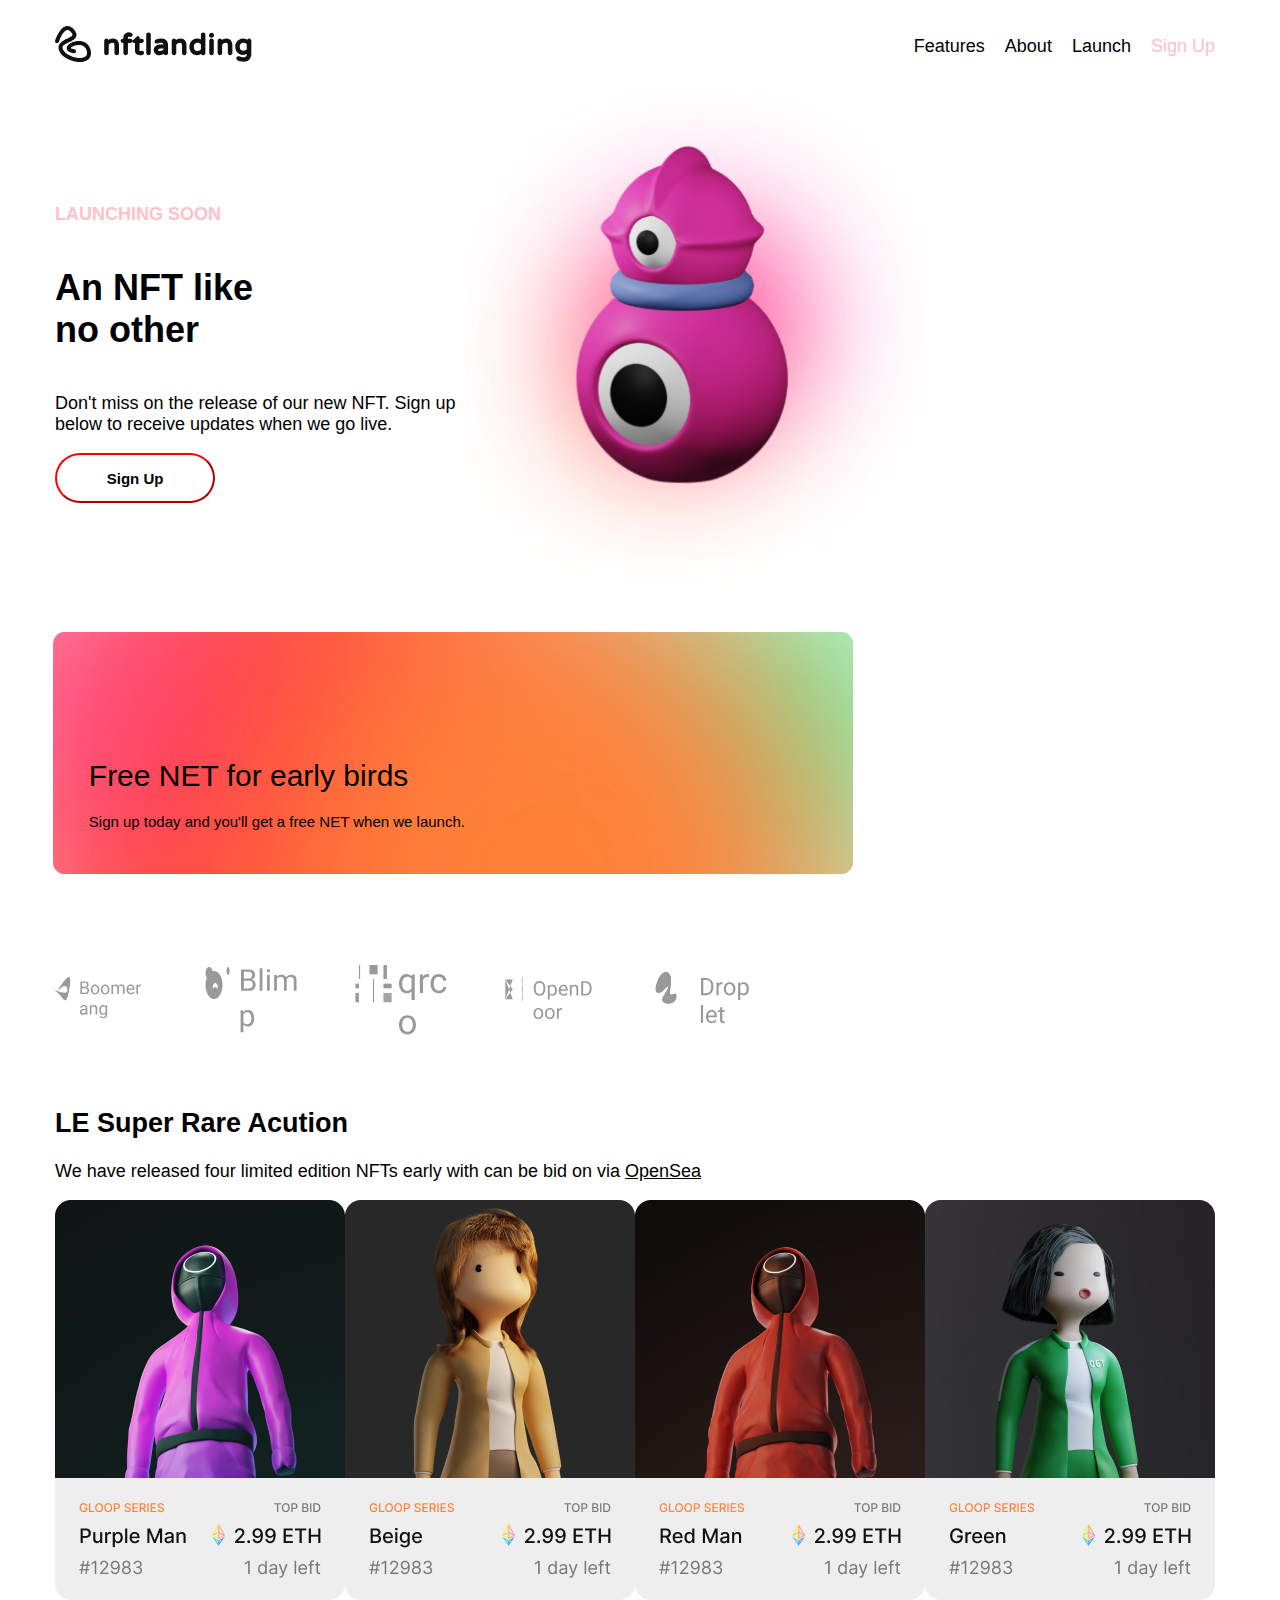
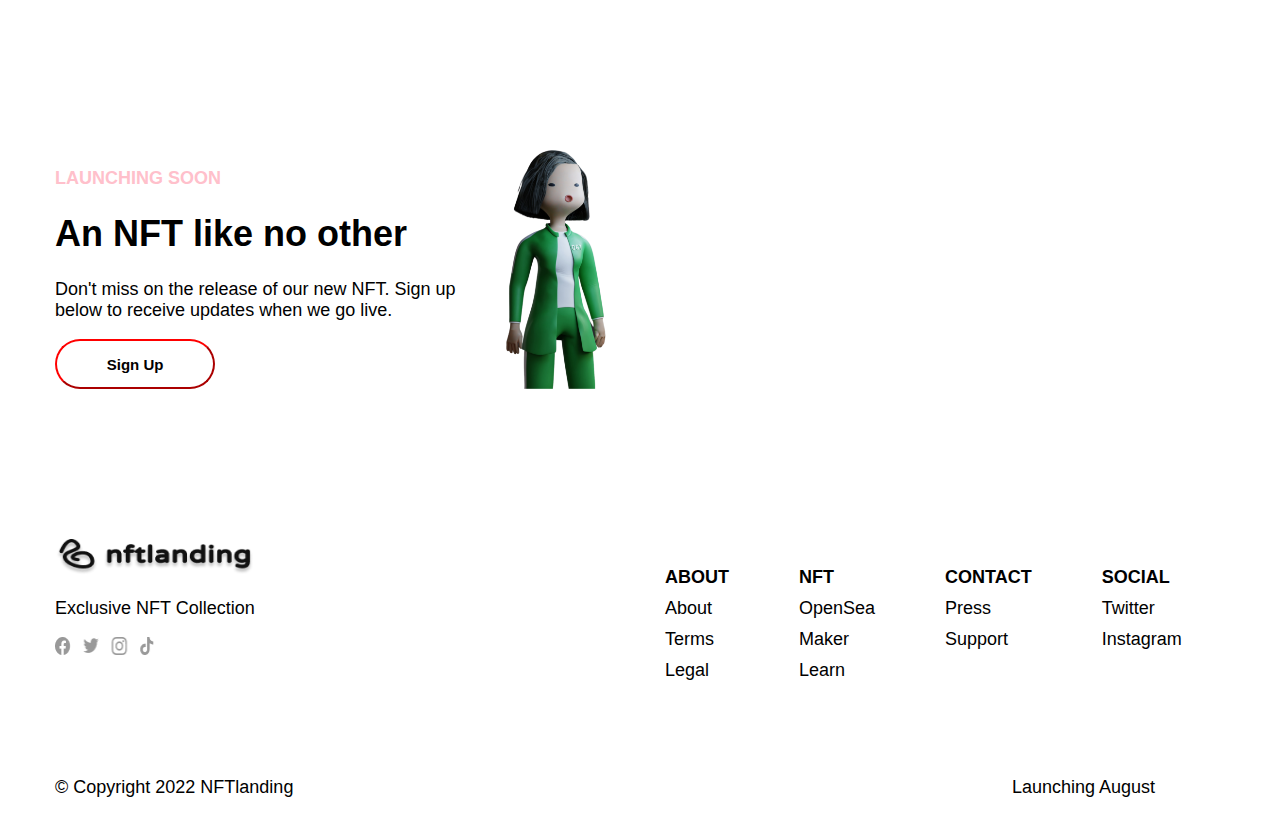
<file: index.html>
<!DOCTYPE html>
<html lang="en">
  <head>
    <meta charset="UTF-8" />
    <meta http-equiv="X-UA-Compatible" content="IE=edge" />
    <meta name="viewport" content="width=device-width, initial-scale=1.0" />
    <title>Document</title>
    <link rel="stylesheet" href="style.css" />
  </head>
  <body>
    <header>
        <div class="container">
            <div class="container-size">
                <div class="logo">
                    <img src="logo.svg" alt="nftlanding" />
                </div>
                <div class="navigation">
                    <ul>
                        <li><a href="#Features">Features</a></li>
                        <li><a href="#About">About</a></li>
                        <li><a href="#Launch">Launch</a></li>
                        <li class="pink"><a href="#Sign Up">Sign Up</a></li>
                    </ul>
                </div>
            </div>
        </div>
        <div class="container">
            <div class="hero">
                <div class="hero-side-info">
                    <p class="paragraf-pink">launching soon</p>
                        <h1>
                            An NFT like <br />
                            no other
                        </h1>
                    <p>
                        Don't miss on the release of our new NFT. Sign up <br />
                        below to receive updates when we go live.
                    </p>
                    <button>Sign Up</button>
                </div>
                <div class="hero-side-img">
                    <img class="graphic" src="graphic.svg" alt="graphic" />
                </div>
            </div>
        <div class="container">
                </div>
                <dic class="container">
                    <div class="back-ground">
                        <div class="background-img-fone">
                            <img class="background-img" src="background.svg" alt="" />
                        </div>
                        <div class="text-2">
                            <h1 class="h1-text">Free NET for early birds</h1>
                            <p>Sign up today and you'll get a free NET when we launch.</p>
                        </div>
                    </div>
                </dic>
        </div>
        <div class="container">
            <div class="press">
                <img src="1.svg" alt="" />
                <img src="2.svg" alt="" />
                <img src="3.svg" alt="" />
                <img src="4.svg" alt="" />
                <img src="5.svg" alt="" />
            </div>
        
      <div class="showcase">
            <div class="le-text">
                <h2>LE Super Rare Acution</h2>
                <p>
                    We have released four limited edition NFTs early with can be bid on
                    via <a href="x">OpenSea</a>
                </p>
            </div>
                <div class="picture-m-w">
                    <img src="1.png" alt="" />
                    <img src="2.png" alt="" />
                    <img src="3.png" alt="" />
                    <img src="4.png" alt="" />
                </div>
        </div>
      </div>
        <div class="container">
            <div class="hero-2">
                <div class="hero-2-side-info">
                    <p class="paragraf-pink">launching soon</p>
                        <h1>
                            An NFT like no other
                        </h1>
                    <p>
                        Don't miss on the release of our new NFT. Sign up <br />
                        below to receive updates when we go live.
                    </p>
                        
                    <button>Sign Up</button>
                </div>
                <div class="hero-2-side-img">
                    <img class="woman" src="design-82a0ada5-644e-4b87-ae41-88faf9684ea3 (2) 1.png"alt="lady"/>
                </div>
            </div>

        </div>
    </header>
    <div class="container">
    <footer>

        <div class="left">
            <img class="footer-logo" src="logo.png" alt="" />
            <p>Exclusive NFT Collection</p>
            <img class="social" src="social.png" alt="" />
        </div>
        <div class="right">
            <ul class="footer-links">
                <li><a class="first" href="#">ABOUT</a></li>
                <li><a href="#">About</a></li>
                <li><a href="#">Terms</a></li>
                <li><a href="#">Legal</a></li>
            </ul>
            <ul class="footer-links">
                <li><a class="first" href="#">NFT</a></li>
                <li><a href="#">OpenSea</a></li>
                <li><a href="#">Maker</a></li>
                <li><a href="#">Learn</a></li>
            </ul>
            <ul class="footer-links">
                <li><a class="first" href="#">CONTACT</a></li>
                <li><a href="#">Press</a></li>
                <li><a href="#">Support</a></li>
            </ul>
            <ul class="footer-links">
                <li><a class="first" href="#">SOCIAL</a></li>
                <li><a href="#">Twitter</a></li>
                <li><a href="#">Instagram</a></li>
            </ul>
        </div>
    </div>
    </footer>
</div>
    <div class="container">
        <bottom class="bottom">
        <p>© Copyright 2022 NFTlanding</p>
        <p>Launching August</p>
        </bottom>
    </div>
  </body>
</html>
</file>
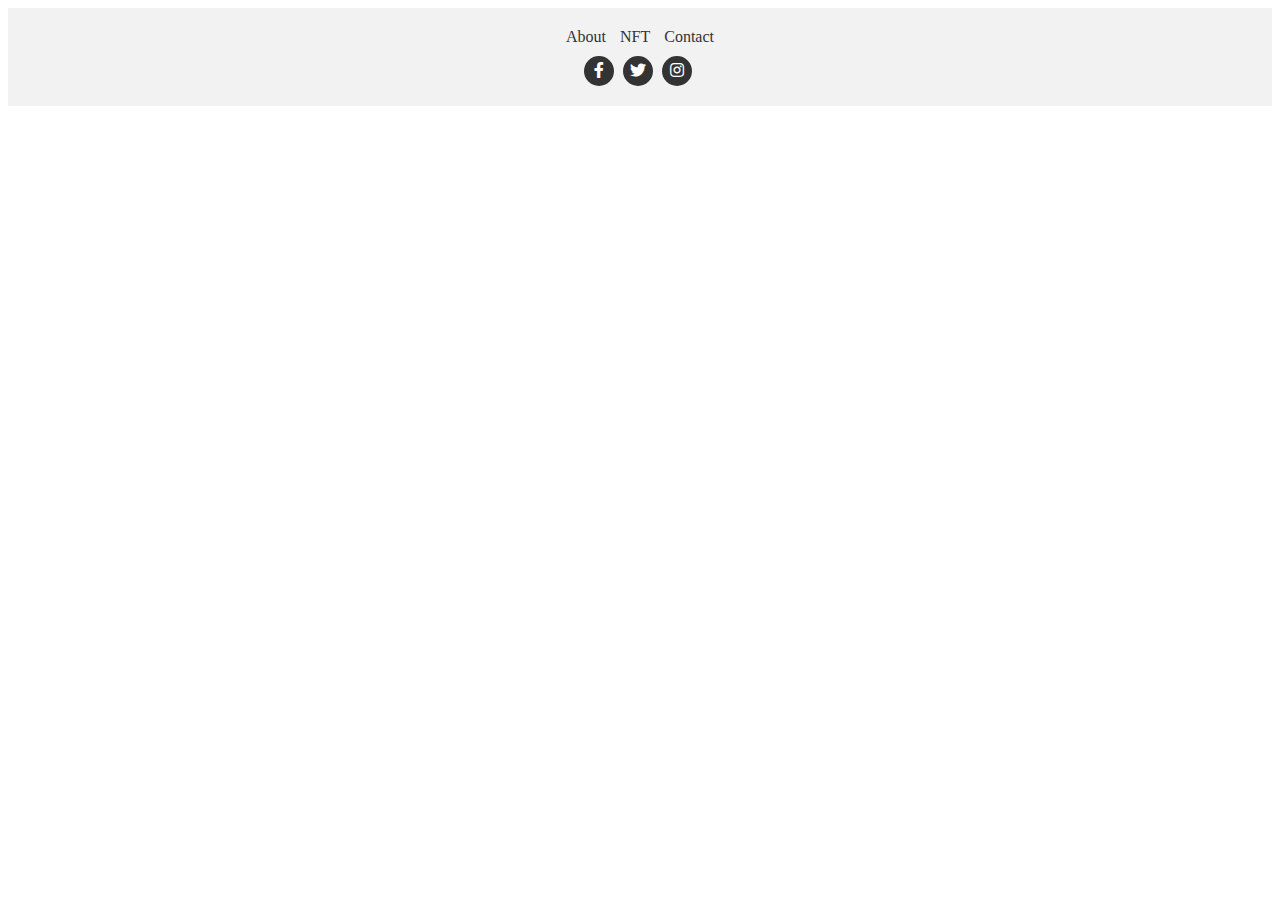
<file: copy.html>
<!DOCTYPE html>
<html>
<head>
  <link rel="stylesheet" href="https://cdnjs.cloudflare.com/ajax/libs/font-awesome/5.15.3/css/all.min.css">
  <style>
    .footer {
      background-color: #f2f2f2;
      padding: 20px;
      text-align: center;
    }
    
    .footer ul {
      list-style: none;
      margin: 0;
      padding: 0;
    }
    
    .footer ul li {
      display: inline-block;
      margin-right: 10px;
    }
    
    .footer ul li:last-child {
      margin-right: 0;
    }
    
    .footer ul li a {
      text-decoration: none;
      color: #333;
    }
    
    .footer ul li a:hover {
      color: #000;
    }
    
    .footer .social-icons {
      margin-top: 10px;
    }
    
    .footer .social-icons a {
      display: inline-block;
      width: 30px;
      height: 30px;
      line-height: 30px;
      text-align: center;
      border-radius: 50%;
      background-color: #333;
      color: #fff;
      margin-right: 5px;
      text-decoration: none;
    }
  </style>
</head>
<body>
  <div class="content">
    <!-- Čia yra jūsų tinklapio turinys -->
  </div>
  
  <footer class="footer">
    <ul class="footer-links">
      <li><a href="#">About</a></li>
      <li><a href="#">NFT</a></li>
      <li><a href="#">Contact</a></li>
    </ul>
    <div class="social-icons">
      <a href="#"><i class="fab fa-facebook-f"></i></a>
      <a href="#"><i class="fab fa-twitter"></i></a>
      <a href="#"><i class="fab fa-instagram"></i></a>
    </div>
  </footer>
</body>
</html>
</file>
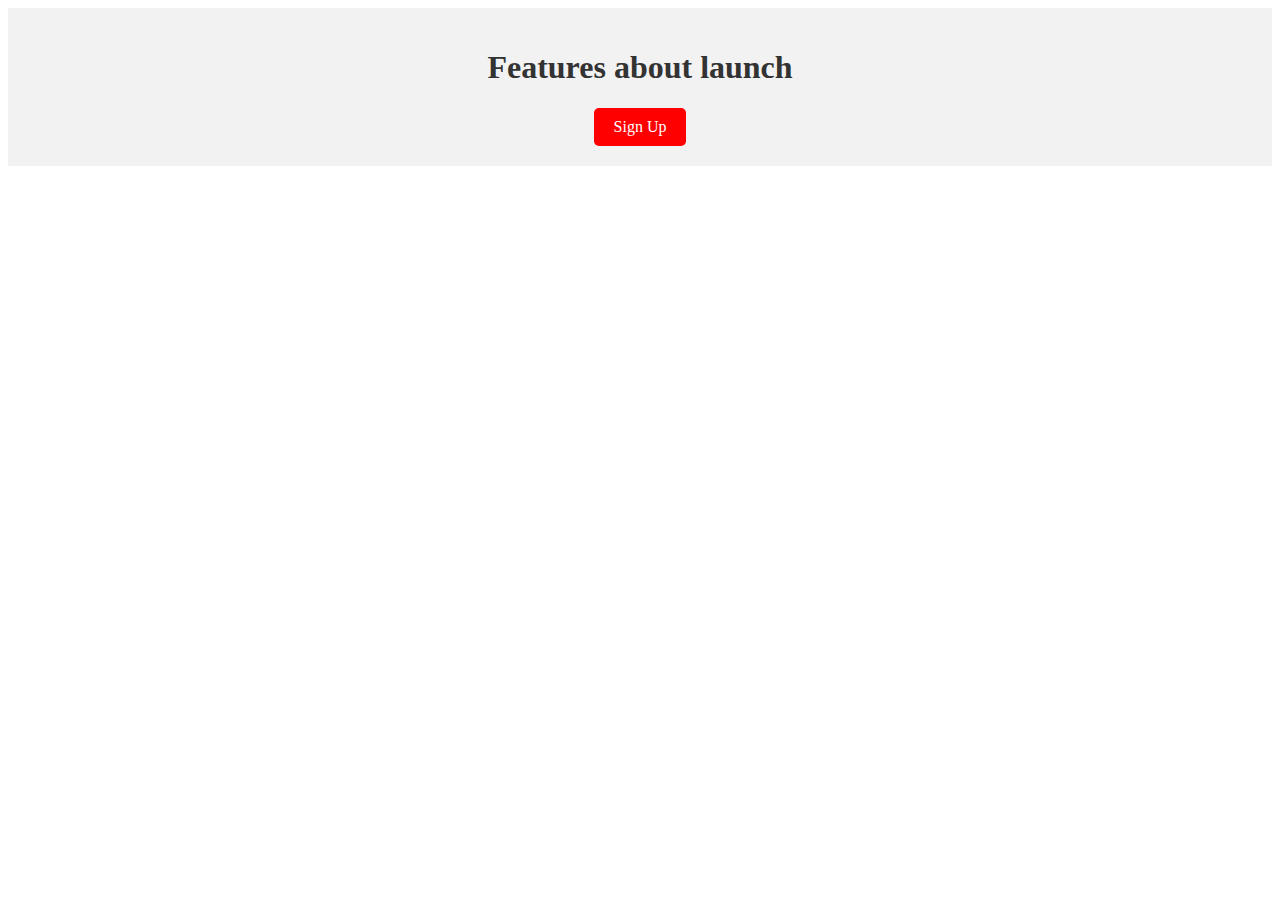
<file: pvz.html>
<!DOCTYPE html>
<html>
<head>
  <link rel="stylesheet" type="text/css" href="pvz.css">
</head>
<body>
  <header>
    <h1>Features about launch</h1>
    <a class="signup-button" href="#">Sign Up</a>
  </header>
</body>
</html>
</file>
<file: style.css>
*,
*::before,
*::after {
  box-sizing: border-box;
}

.container {
  max-width: 1200px;
  max-height: 1200px;
  margin-right: auto;
  margin-left: auto;
  padding-left: 15px;
  padding-right: 15px;
  font-family: "Bai Jamjuree", sans-serif;
  font-size: 18px;
}

.navigation {
  text-align: right;
}

.pink a {
  color: pink;
}

.navigation ul {
  display: flex;
}

ul {
  list-style-type: none;
  padding: 0;
}

li {
  margin: 10px;
}

a {
  color: black;
}

.footer-links li .first {
  font-weight: bold;
}

li a {
  text-decoration: none;
}

h1 {
  font-weight: 800;
  font-family: "Bai Jamjuree", sans-serif;
}

.container-size {
  display: flex;
  justify-content: space-between;
  align-items: center;
}

.hero {
  display: flex;
  align-items: center;
}
.hero-2 {
  display: flex;
  flex-direction: row;
  gap: 50px;
}

.hero-2-side-img {
  display: flex;
  justify-content: space-between;

  width: 420px;
}

.hero-side-info {
  display: flex;
  justify-content: space-between;
  flex-direction: column;
  width: fit-content;
}
.paragraf-pink {
  color: pink;
  text-transform: uppercase;
  font-weight: bold;
}

.left {
  width: 400px;
}

.right {
  display: flex;
  gap: 50px;
  padding-left: 200px;
}

button {
  border-radius: 3px;
  border-color: red;
  position: relative;
  border-radius: 50px;
  background-color: white;
  width: 40%;
  height: 50px;
  color: rgb(2, 0, 0);
  font-weight: bold;
  font-size: 15px;
  background-color: transparent;
}
img .logo {
  width: 349px;
  height: 519px;
}

img.graphic {
  height: 500px;
}

img.woman {
  width: 100px;
}

.hero-side-img {
  max-width: 349px;
  height: 519px;
}

.hero-2-side-img .woman {
  display: flex;
  justify-content: flex-end;
}

.press img {
  width: 100px;
  margin-top: 250px;
  padding-bottom: 50px;
}

.background-img {
  width: 800px;
  height: 320px;
  position: absolute;
  top: 50%;
  left: -45%;
  transform: translate(19%, -20%);
}

.picture-m-w {
  display: flex;
  justify-items: center;
  padding-bottom: 150px;
}

.back-ground {
  position: relative;
  display: inline-block;
}

.text-2 {
  position: relative;
  transform: translate(5%, 190%);
  color: black;
  font-size: 15px;
}
.h1-text {
  font-weight: 100;
}

.footer {
  padding-top: 150px;
}

.footer-logo {
  width: 198px;
  height: 36px;
}
.social {
  width: 99.26px;
  height: 18px;
}

.bottom {
  display: flex;
  justify-content: space-between;
}

.press {
  display: flex;
  flex-direction: row;
  gap: 50px;
}

.bottom.bottom {
  width: 1100px;
  padding-top: 50px;
  
}

footer {
  display: flex;
  padding-top: 150px;
  
}
</file>
<file: pvz.css>
header {
    background-color: #f2f2f2;
    padding: 20px;
    text-align: center;
  }
  
  h1 {
    color: #333;
  }
  
  .signup-button {
    display: inline-block;
    background-color: #ff0000;
    color: #fff;
    padding: 10px 20px;
    text-decoration: none;
    border-radius: 5px;
  }
  
  .signup-button:hover {
    background-color: #cc0000;
  }
</file>
